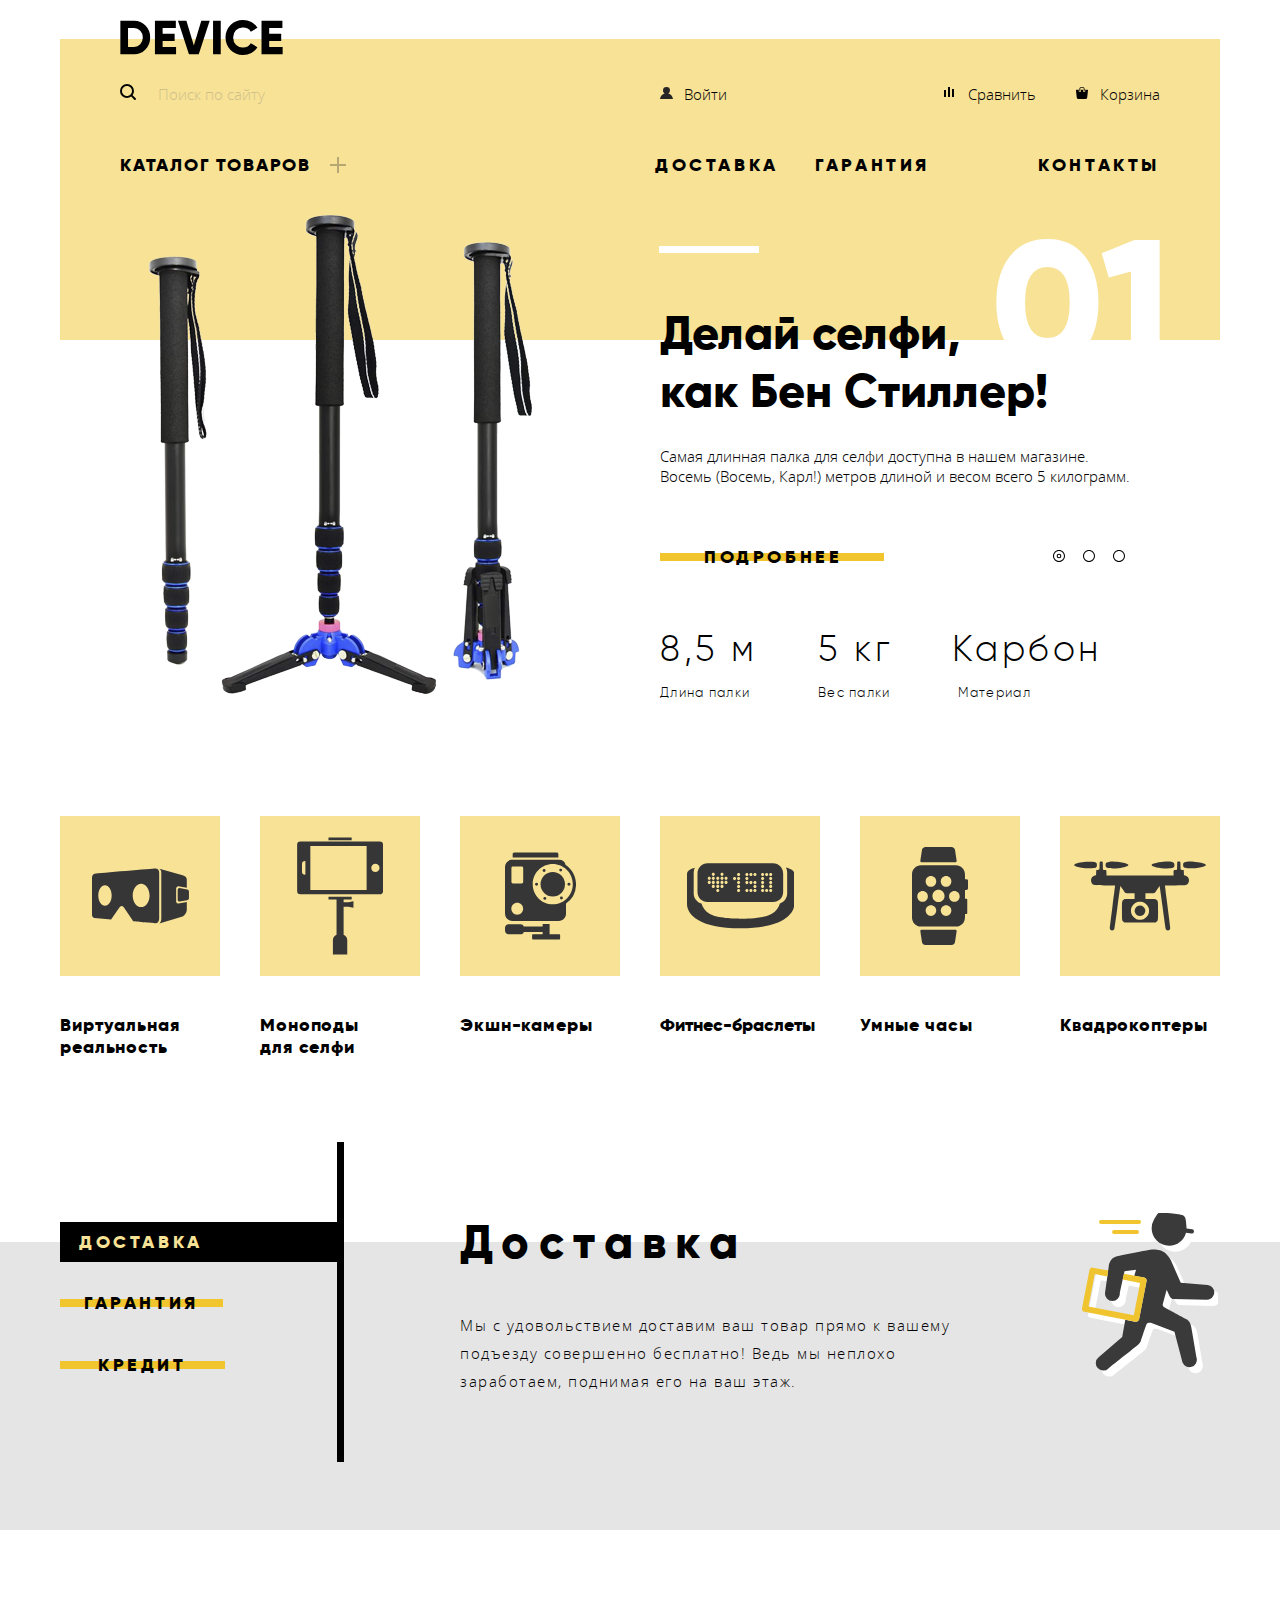
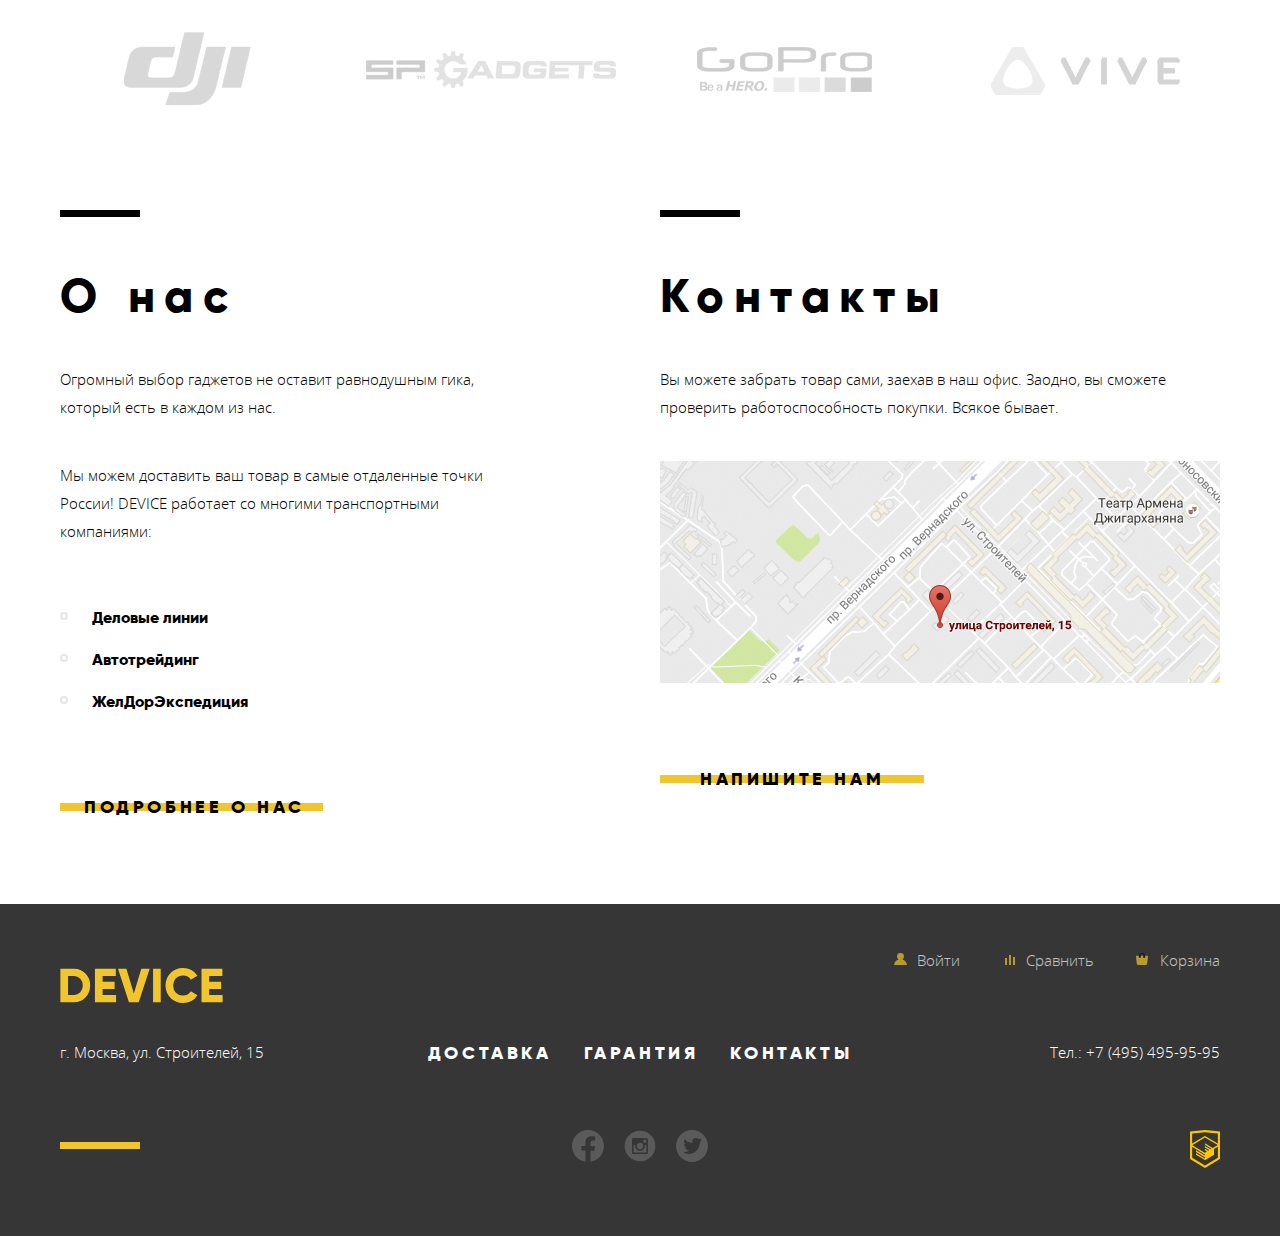
<file: index.html>
<!DOCTYPE html>
<html lang="ru">
  <head>
    <meta charset="utf-8">
    <title>HTML Academy: Девайс</title>
    <link rel="stylesheet" href="css/style.css">
  </head>
  <body>

    <header>

      <a href="" class="header-logo-link">
        <span class="visually-hidden">Логотип</span>
        <img src="img/svg-device/logo-device.svg" class="header-logo" width="163" height="35" alt="логотип">
      </a> 

      <section class="functions">
        <div class="functions-left">
          <form action="#" method="GET">
            <fieldset>
              <legend></legend>
              <label for="search" class="visually-hidden">Поиск</label>
              <input type="search" name="search" id="search" placeholder="Поиск по сайту">
              <div class="element-display-none">
                <button type="submit">Найти</button>
                <hr>
              </div>
            </fieldset>
          </form>
        </div>
        <ul class="functions-right">
          <li>
            <button type="button" class="functions-button-1">Войти</button>
          </li>
          <li>
            <button type="button" class="functions-button-2">Сравнить</button>
          </li>
          <li>
            <button type="button" class="functions-button-3">Корзина</button>
          </li>
        </ul>
      </section>

      <nav>

        <ul class="nav-list">
          <li class="nav-catalog-li">
            <a href="" class="nav-catalog-a">Каталог товаров</a>
            <section class="cat-list">

              <ul>
                <li>
                  <a href="">Виртуальная реальность</a>
                </li>
                <li>
                  <a href="catalog.html">Моноподы для селфи</a>
                </li>
                <li>
                  <a href="">Экшн-камеры</a>
                </li>
              </ul>
      
              <ul>
                <li>
                  <a href="">Фитнес-браслеты</a>
                </li>
                <li>
                  <a href="">Умные часы</a>
                </li>
              </ul>
      
              <ul>
                <li>
                  <a href="">Квадрокоптер</a>
                </li>
              </ul>
      
            </section>
          </li>
          <li class="nav-service-li-1">
            <a href="#" class="nav-service-a">Доставка</a> 
          </li>
          <li class="nav-service-li-2">
            <a href="#" class="nav-service-a">Гарантия</a> 
          </li>
          <li class="nav-service-li-3">
            <a href="#" class="nav-service-a">Контакты</a> 
          </li>
        </ul>

      </nav>

    </header>

    <main>

      <div class="ad-list-container">

        <section class="ad-list">

          <ul class="ad-item-ul">

            <li class="ad-item-li ad-item-li-1">
              <section class="ad-item">
            
                <div class="left-ad-block">
      
                  <img class="ad-list-img-1" src="img/slider-1-1.png" alt="селфи-палка" width="384" height="486">
      
                </div>
      
                <div class="right-ad-block">
      
                  <hr>
      
                  <div class="ad-number">01</div>
      
                  <h1>Делай селфи,<br>как Бен Стиллер!</h1>
      
                  <p class="right-ad-block-p-1">Самая длинная палка для селфи доступна в нашем магазине. 
                    Восемь (Восемь, Карл!) метров длиной и весом всего 5 килограмм.</p>
                    
                  <a href="">Подробнее</a>
      
                  <ul class="ad-scroll">
                    <li><button type="button" class="ad-button-1 ad-scroll-button-selected"><span class="visually-hidden">Следующий слайд</span></button></li>
                    <li><button type="button" class="ad-button-2 ad-scroll-button-empty"><span class="visually-hidden">Следующий слайд</span></button></li>
                    <li><button type="button" class="ad-button-3 ad-scroll-button-empty"><span class="visually-hidden">Следующий слайд</span></button></li>
                  </ul>
      
                  <ul class="features">
                    <li>
                      <h2>8,5 м</h2>
                      <span>Длина палки</span>
                    </li>
                    <li>
                      <h2>5 кг</h2>
                      <span>Вес палки</span>
                    </li>
                    <li>
                      <h2>Карбон</h2>
                      <span class="ad-list-last-span">Материал</span>
                    </li>
                  </ul>         
      
                </div>  
      
              </section>
            </li>

            <li class="ad-item-li ad-item-li-2 element-display-none">
              <section class="ad-item">

                <div class="left-ad-block">
      
                  <img class="ad-list-img-2" src="img/slider-2-1.png" alt="фитнес-браслет" width="345" height="485">
      
                </div>
      
                <div class="right-ad-block">
      
                  <hr>
      
                  <div class="ad-number">02</div>
      
                  <h1>Худеем<br>правильно!</h1>
      
                  <p class="right-ad-block-p-2">Мотивирующие фитнес-браслеты помогут найти в себе силы  
                    не пропускать занятия и соблюдать диету.</p>
      
                  <a href="">Подробнее</a>
      
                  <ul class="ad-scroll">
                    <li> <button type="button" class="ad-button-1 ad-scroll-button-empty"><span class="visually-hidden">Следующий слайд</span></button></li>
                    <li> <button type="button" class="ad-button-2 ad-scroll-button-selected"><span class="visually-hidden">Следующий слайд</span></button></li>
                    <li> <button type="button" class="ad-button-3 ad-scroll-button-empty"><span class="visually-hidden">Следующий слайд</span></button></li>
                  </ul>
      
                  <ul class="features">
                    <li>
                      <h2>48 часов</h2>
                      <span>Без подзарядки</span>
                    </li>
                  </ul>
      
                </div>
      
              </section>
            </li>

            <li class="ad-item-li ad-item-li-3 element-display-none">
              <section class="ad-item">

                <div class="left-ad-block">
      
                  <img class="ad-list-img-3" src="img/slider-3-1.png" alt="квадракоптер" width="526" height="334">
                
                </div>
      
                <div class="right-ad-block">
      
                  <hr>
      
                  <div class="ad-number">03</div>
      
                  <h1>Порхает как бабочка,<br>жалит как пчела!</h1>
      
                  <p class="right-ad-block-p-3">Этот обычный, на первый взгляд, квадрокоптер оснащен 
                    мощным лазером, замаскированным под стандартную камеру.</p>
                    
                  <a href="">Подробнее</a>
      
                  <ul class="ad-scroll">
                    <li> <button type="button" class="ad-button-1 ad-scroll-button-empty"><span class="visually-hidden">Следующий слайд</span></button></li>
                    <li> <button type="button" class="ad-button-2 ad-scroll-button-empty"><span class="visually-hidden">Следующий слайд</span></button></li>
                    <li> <button type="button" class="ad-button-3 ad-scroll-button-selected"><span class="visually-hidden">Следующий слайд</span></button></li>
                  </ul>
      
                  <ul class="features-3">
                    <li>
                      <h2>800 м</h2>
                      <span>Дальность полета</span>
                    </li>
                    <li>
                      <h2>50 м</h2>
                      <span>Радиус поражения</span>
                    </li>
                  </ul>
                  
                </div>
              </section>
            </li>

          </ul>

        </section>
    
      </div>

      <section class="categories">
        <ul>
          <li>
            <a href="#">
              <div class="category-block">
                <img src="img/svg-device/popular-1.svg" alt="виртуальная реальность"  width="97" height="55">
              </div>
              <span>Виртуальная реальность</span>
            </a>
          </li>
          <li>
            <a href="#">
              <div class="category-block">
                <img src="img/svg-device/popular-2.svg" alt="моноподы для селфи"  width="86" height="117">
              </div>
              <span>Моноподы <br>для селфи</span>
            </a>
          </li>
          <li>
            <a href="#">
              <div class="category-block">
                <img src="img/svg-device/popular-3.svg" alt="экшн-камеры"  width="71" height="87">
              </div>
              <span>Экшн-камеры</span>
            </a>
          </li>
          <li>
            <a href="#">
              <div class="category-block">
                <img src="img/svg-device/popular-4.svg" alt="фитнес-браслеты"  width="107" height="65">
              </div>
              <span class="without-letterspasing">Фитнес-браслеты</span>
            </a>
          </li>
          <li>
            <a href="#">
              <div class="category-block">
                <img src="img/svg-device/popular-5.svg" alt="умные часы"  width="56" height="98">
              </div>
              <span>Умные часы</span>
            </a>
          </li>
          <li>
            <a href="#">
              <div class="category-block">
                <img src="img/svg-device/popular-6.svg" alt="квадракоптеры"  width="132" height="69">
              </div>
              <span>Квадрокоптеры</span>
            </a>
          </li>
        </ul>
      </section>

      <article class="service">

        <section class="container-service">

          <ul class="service-left">
            <li class="service-left-li-1 service-left-selected-li"><button type="button" class="service-button-1 service-left-button-1-1">Доставка</button></li>
            <li class="service-left-li-2"><button type="button" class="service-button-2 service-left-button-1-2">Гарантия</button></li>
            <li class="service-left-li-3"><button type="button" class="service-button-3 service-left-button-1-3">Кредит</button></li>
          </ul>

          <ul class="service-right">

            <li class="service-right-li-1">
              <h2>Доставка</h2>
              <p>
                Мы с удовольствием доставим ваш товар прямо к вашему<br> 
                подъезду совершенно бесплатно! Ведь мы неплохо<br> 
                заработаем, поднимая его на ваш этаж.
              </p>
              <img class="service-right-1" src="img/svg-device/delivery.svg" alt="доставка"  width="136" height="164">
            </li>
  
            <li class="service-right-li-2 element-display-none">
              <h2>Гарантия</h2>
              <p>
                Если из-за возгорания купленного у нас товара у вас сгорит дом —<br> 
                не переживайте, мы выдадим вам новый.<br>
                Товар, не дом, конечно же.
              </p>
              <img class="service-right-2" src="img/svg-device/warranty.svg" alt="гарантия"  width="171" height="195">
            </li>

            <li class="service-right-li-3 element-display-none">
              <h2>Кредит</h2>
              <p>
                Залезть в долговую яму стало проще! Кредитные консультанты<br> 
                подберут для вас наиболее выгодные<br> 
                условия кредита. Выгодные для нашего банка, разумеется.
              </p>
              <img class="service-right-3" src="img/svg-device/credit.svg" alt="кредит"  width="156" height="188">
            </li>

          </ul>

        </section>

      </article>

      <section class="companies-list">
        <ul>
          <li>
            <a href="#">
              <span class="visually-hidden">Производитель dji</span>
              <img src="./img/logo-1-2.png" alt="dji" width="260" height="100" class="companies-list-visible-img">
              <img src="./img/logo-1.png" alt="dji" width="260" height="100" class="companies-list-hidden-img">
            </a>
          </li>
          <li>
            <a href="#">
              <span class="visually-hidden">Производитель spgadgets</span>
              <img src="./img/logo-2-2.png" alt="spgadgets" width="260" height="100" class="companies-list-visible-img">
              <img src="./img/logo-2.png" alt="spgadgets" width="260" height="100" class="companies-list-hidden-img">
            </a>
          </li>
          <li>
            <a href="#">
              <span class="visually-hidden">Производитель GoPro</span>
              <img src="./img/logo-3-2.png" alt="gopro" width="260" height="100" class="companies-list-visible-img">
              <img src="./img/logo-3.png" alt="gopro" width="260" height="100" class="companies-list-hidden-img">
            </a>
          </li>
          <li>
            <a href="#">
              <span class="visually-hidden">Производитель vive</span>
              <img src="./img/logo-4-2.png" alt="vive" width="260" height="100" class="companies-list-visible-img">
              <img src="./img/logo-4.png" alt="vive" width="260" height="100" class="companies-list-hidden-img">
            </a>
          </li>
        </ul>
      </section>

      <article class="block-info">

        <section class="about-us">
          <hr>
          <h2>О нас</h2>
          <p class="about-us-1-par">Огромный выбор гаджетов не оставит равнодушным гика, который есть в каждом из нас.</p>
          <p class="about-us-2-par">Мы можем доставить ваш товар в самые отдаленные точки России! DEVICE работает со многими транспортными компаниями:</p>
          <ul>
            <li>Деловые линии</li>
            <li>Автотрейдинг</li>
            <li>ЖелДорЭкспедиция</li>
          </ul>
          <a class="block-info-link about-us-link" href="">Подробнее о нас</a>
        </section>

        <section class="contacts">
          <hr>
          <h2>Контакты</h2>
          <p>Вы можете забрать товар сами, заехав в наш офис. Заодно, вы сможете проверить работоспособность покупки. Всякое бывает.</p>
          <a class="map-link" href=""><img src="img/map-1.jpg" alt="карта"  width="560" height="222"></a>
          <div class="map-window element-display-none">

            <div>
              <button type="button" class="map-window-close-button"></button>
            </div>
            <img src="img/map-big-1.png" alt="карта"  width="994" height="593">
            <iframe src="https://www.google.com/maps/embed?pb=!1m18!1m12!1m3!1d2249.1125488779976!2d37.52742931592807!3d55.687030980535816!2m3!1f0!2f0!3f0!3m2!1i1024!2i768!4f13.1!3m3!1m2!1s0x46b54cf65f5c8955%3A0x694710ccd55501e!2z0YPQuy4g0KHRgtGA0L7QuNGC0LXQu9C10LksIDE1LCDQnNC-0YHQutCy0LAsINCg0L7RgdGB0LjRjywgMTE5MzEx!5e0!3m2!1sru!2sua!4v1594798101521!5m2!1sru!2sua" width="994" height="593" style="border:0;" allowfullscreen="" aria-hidden="false" tabindex="0"></iframe>

          </div>
          <a class="block-info-link contacts-link" href="">Напишите нам</a>
          <div class="form-window element-display-none">

            <div class="form-window-close">
              <button type="button" class="form-window-close-button"></button>
            </div>
            <form action="#" method="post" class="form-window-form">
              <fieldset>
                <legend></legend>
                <section>
                  <div>
                    <label for="name">Ваше имя:</label>
                    <input class="form-window-name-user" type="text" id="name" name="name" placeholder="Имя Фамилия">
                  </div>
                  <div class="form-window-email">
                    <label for="email">Ваш e-mail:</label>
                    <input class="form-window-email-user" type="email" id="email" name="email" placeholder="email@example.com">
                  </div>
                </section>
                <label for="letter">Текст письма:</label>
                <textarea class="form-window-text-user" name="letter" id="letter"  placeholder="В свободной форме"></textarea>
                <button type="submit" class="form-window-submit">Отправить</button>
              </fieldset>
            </form>

          </div>
        </section>

      </article>  

    </main>

    <footer>

      <article class="footer-article">

        <section class="footer-top-row">
          <div class="footer-logo">
            <a href="">
              <span class="visually-hidden">Логотип</span>
              <img src="img/svg-device/logo-device-footer.svg" width="163" height="35" alt="logo">
            </a>
          </div>
          <ul>
            <li>
              <button type="button" class="footer-top-row-button-1">Войти</button>
            </li>
            <li>
              <button type="button" class="footer-top-row-button-2">Сравнить</button>
            </li>
            <li>
              <button type="button" class="footer-top-row-button-3">Корзина</button>
            </li>
          </ul>
        </section>

        <section class="footer-middle-row">
          <address>г. Москва, ул. Строителей, 15</address>
          <ul>
            <li>
              <a href="#">Доставка</a> 
            </li>
            <li>
              <a href="#">Гарантия</a> 
            </li>
            <li>
              <a href="#">Контакты</a> 
            </li>
          </ul>
          <div class="phone-number">
            <a href="tel:+74954959595">Тел.: +7 (495) 495-95-95</a>
          </div>
        </section>

        <section class="footer-bottom-row">
          <div>
            <hr>
          </div>
          <ul class="social-links">
            <li><a href="#"><span class="visually-hidden">Наш facebook</span><img src="img/svg-device/fb.svg" alt="facebook" width="32" height="32"></a></li>
            <li><a href="#"><span class="visually-hidden">Наш instagram</span><img src="img/svg-device/instagram.svg" alt="instagram" width="32" height="32"></a></li>
            <li><a href="#"><span class="visually-hidden">Наш twitter</span><img src="img/svg-device/twitter.svg" alt="twitter" width="32" height="32"></a></li>
          </ul>
          <div class="academy-logo">
            <a href="https://htmlacademy.ru/intensive/htmlcss"><img src="img/svg-device/logo-html.svg" alt="переход на HTML academy"  width="30" height="34"></a>
          </div>
        </section>

      </article>

    </footer>

    <script src="js/sctipt.js"></script>

  </body>
</html>
</file>
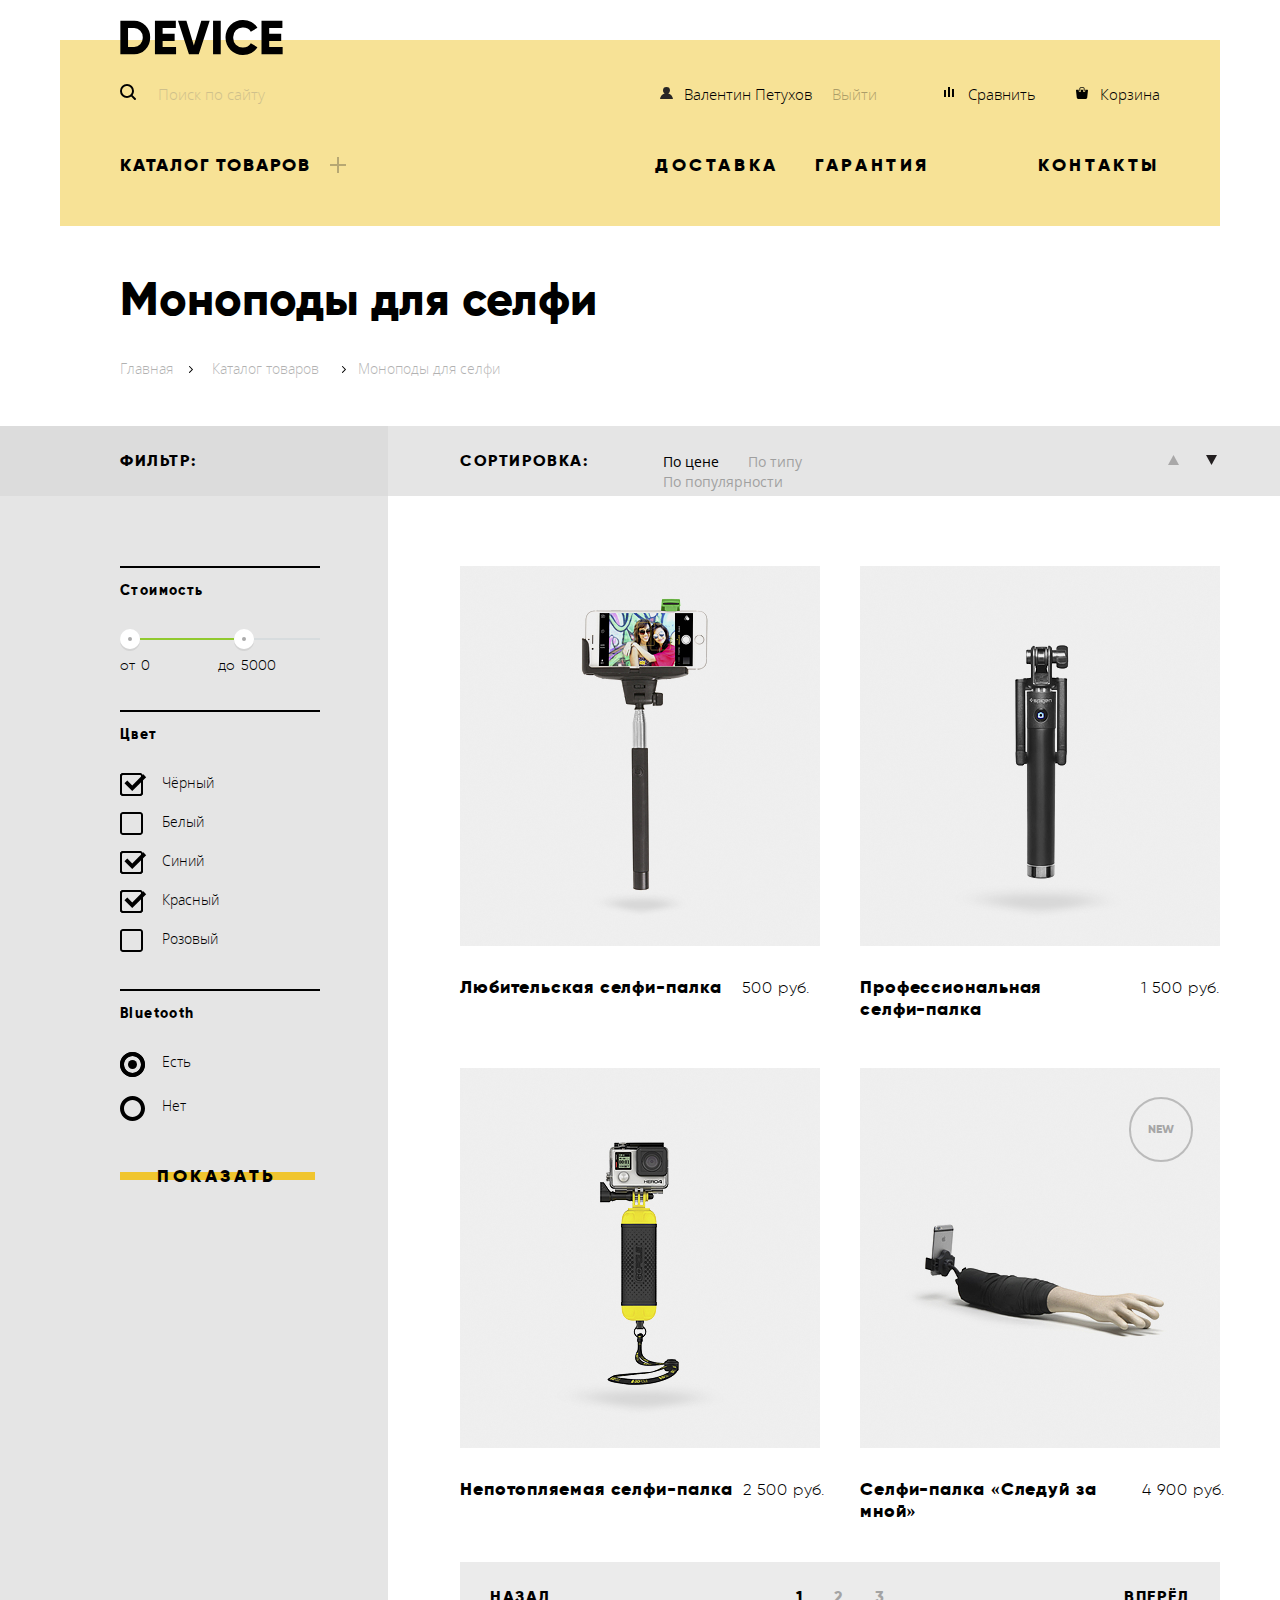
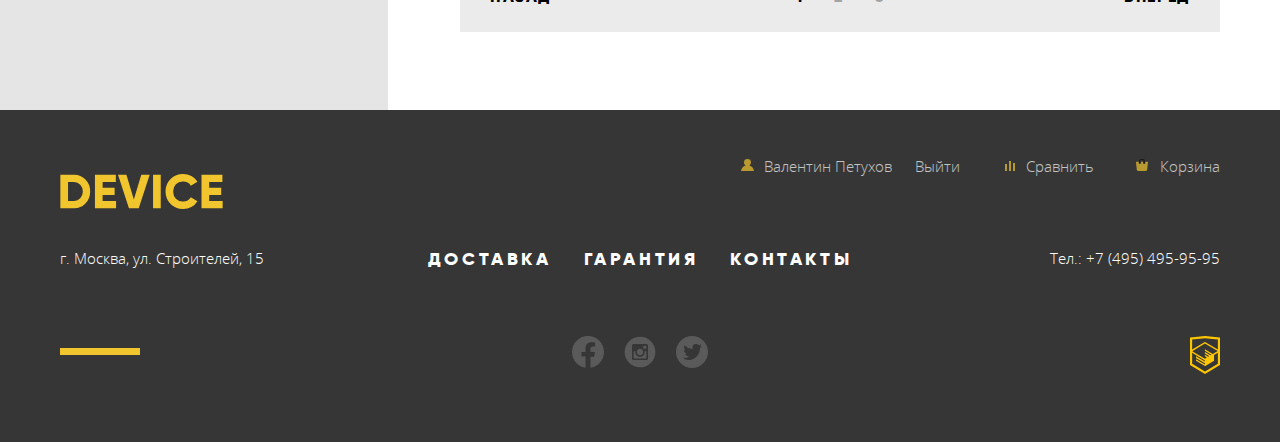
<file: catalog.html>
<!DOCTYPE html>
<html lang="ru"> 
  <head>
    <meta charset="utf-8">
    <title>HTML Academy: Девайс</title>
    <link rel="stylesheet" href="css/style.css">
  </head>
  <body>

    <header class="header-catalog">

      <a href="index.html" class="header-logo-link">
        <span class="visually-hidden">Логотип</span>
        <img src="img/svg-device/logo-device.svg" class="header-logo" width="163" height="35" alt="logo">
      </a>

      <section class="functions">
        <div class="functions-left">
          <form action="#" method="GET">
            <fieldset>
              <legend></legend>
              <label for="search" class="visually-hidden">Поиск</label>
              <input type="search" name="search" id="search" placeholder="Поиск по сайту">
              <div class="element-display-none">
                <button type="submit">Найти</button>
                <hr>
              </div>
            </fieldset>
          </form>
        </div>
        <ul class="functions-right">
          <li>
            <a href="" class="user-header functions-button-1">Валентин Петухов</a>
            <button type="button" class="exit-header">Выйти</button>
          </li>
          <li>
            <button type="button" class="functions-button-2">Сравнить</button>
          </li>
          <li>
            <button type="button" class="functions-button-3">Корзина</button>
          </li>
        </ul>
      </section>
  
      <nav>

        <ul class="nav-list">
          <li class="nav-catalog-li">
            <a href="" class="nav-catalog-a">Каталог товаров</a>
            <section class="cat-list">

              <ul>
                <li>
                  <a href="">Виртуальная реальность</a>
                </li>
                <li>
                  <a href="catalog.html">Моноподы для селфи</a>
                </li>
                <li>
                  <a href="">Экшн-камеры</a>
                </li>
              </ul>
      
              <ul>
                <li>
                  <a href="">Фитнес-браслеты</a>
                </li>
                <li>
                  <a href="">Умные часы</a>
                </li>
              </ul>
      
              <ul>
                <li>
                  <a href="">Квадрокоптер</a>
                </li>
              </ul>
      
            </section>
          </li>
          <li class="nav-service-li-1">
            <a href="#" class="nav-service-a">Доставка</a> 
          </li>
          <li class="nav-service-li-2">
            <a href="#" class="nav-service-a">Гарантия</a> 
          </li>
          <li class="nav-service-li-3">
            <a href="#" class="nav-service-a">Контакты</a> 
          </li>
        </ul>

      </nav>
      
    </header>

    <main>

      <div class="main-header">
        <h1>Моноподы для селфи</h1>
      </div>
        
      <section class="main-path">
        <ul>
          <li>
            <a href="index.html">Главная</a> 
          </li>
          <li>
            <a href="">Каталог товаров</a> 
          </li>
          <li>
            <a href="">Моноподы для селфи</a>
          </li>
        </ul>
      </section>

        <div class="container-head">
          
          <div class="container-head-left-side-block"></div>

          <div class="form-header">Фильтр:</div>

          <section class="product-sorting-panel">
            <div class="product-sorting-header">Сортировка:</div>
            <ul class="sorting-categories">
              <li><button type="button" class="sorting-categories-button-selected">По цене</button></li>
              <li><button type="button" class="sorting-categories-button">По типу</button></li>
              <li><button type="button" class="sorting-categories-button">По популярности</button></li>
            </ul>
            <ul class="buttons-sorting-categories">
              <li><button class="button-sorting-categories-1" type="button"><span class="visually-hidden">Сортировка по убыванию</span></button></li>
              <li><button class="button-sorting-categories-2" type="button"><span class="visually-hidden">Сортировка по возрастанию</span></button></li>
            </ul>
          </section>

          <div class="container-head-right-side-block"></div>

        </div>

        <div class="products-container">

            <div class="products-container-left-side-block"></div>

            <section class="sidebar">

                <section class="aside-form">

                  <form action="https://echo.htmlacademy.ru/" method="POST">
                    <fieldset>
                      <legend>Стоимость</legend>
                      <div class="range-filter">
                        <div class="range-controls">
                          <div class="scale">
                            <div class="bar"></div>
                          </div>
                          <div class="toggle toggle-min" tabindex="0"></div>
                          <div class="toggle toggle-max" tabindex="0"></div>
                        </div>
                        <div class="price-controls">
                          <label class="min-price">
                            от <input type="number" name="min-price" value="0">
                          </label>
                          <label class="max-price">
                            до <input type="number" name="max-price" value="5000">
                          </label>
                        </div>
                      </div>
                    </fieldset>
                    <fieldset>
                      <legend>Цвет</legend>
                      <ul>
                        <li>
                          <input class="visually-hidden" type="checkbox" name="black" id="black" checked>
                          <label for="black">Чёрный</label>
                        </li>
                        <li>
                          <input class="visually-hidden" type="checkbox" name="white" id="white">
                          <label for="white">Белый</label>
                        </li>
                        <li>
                          <input class="visually-hidden" type="checkbox" name="blue" id="blue" checked>
                          <label for="blue">Синий</label>
                        </li>
                        <li>
                          <input class="visually-hidden" type="checkbox" name="red" id="red" checked>
                          <label for="red">Красный</label>
                        </li>
                        <li>
                          <input class="visually-hidden" type="checkbox" name="pink" id="pink">
                          <label for="pink">Розовый</label>
                        </li>
                      </ul>
                    </fieldset>
                    <fieldset>
                      <legend>Bluetooth</legend>
                      <ul>
                        <li>
                          <input class="visually-hidden" type="radio" name="bluetooth" id="yes" value="true" checked>
                          <label for="yes">Есть</label>
                        </li>
                        <li>
                          <input class="visually-hidden" type="radio" name="bluetooth" id="no" value="false">
                          <label for="no">Нет</label>
                        </li>
                      </ul>
                    </fieldset>
                    <input class="aside-button" type="submit" value="Показать">

                  </form>
                </section>

            </section>
            
            <section class="products-main">

                <ul class="product-list">
                  <li>
                    <div class="product-hover">
                      <button type="button" class="product-hover-button-1">В корзину</button>
                      <button type="button" class="product-hover-button-2">Добавить к сравнению</button>
                    </div>
                    <img src="img/item-1-1.jpg" class="item-img" alt="товар-1"  width="360" height="380">
                    <div class="product-text">
                      <span class="item-name">Любительская селфи-палка</span>
                      <span class="item-cost item-cost-1">500 руб.</span>
                    </div>
                  </li>
                  <li>
                    <div class="product-hover">
                      <button type="button" class="product-hover-button-1">В корзину</button>
                      <button type="button" class="product-hover-button-2">Добавить к сравнению</button>
                    </div>
                    <img src="img/item-2-1.jpg" class="item-img" alt="товар-2"  width="360" height="380">
                    <div class="product-text">
                      <span class="item-name">Профессиональная <br>селфи-палка</span>
                      <span class="item-cost item-cost-2">1 500 руб.</span>
                    </div>
                  </li>
                  <li>
                    <div class="product-hover">
                      <button type="button" class="product-hover-button-1">В корзину</button>
                      <button type="button" class="product-hover-button-2">Добавить к сравнению</button>
                    </div>
                    <img src="img/item-3-1.jpg" class="item-img" alt="товар-3"  width="360" height="380">
                    <div class="product-text-bottom">
                      <span class="item-name">Непотопляемая селфи-палка</span>
                      <span class="item-cost item-cost-3">2 500 руб.</span>
                    </div>
                  </li>
                  <li>
                    <span class="new-item">New</span>
                    <div class="product-hover">
                      <button type="button" class="product-hover-button-1">В корзину</button>
                      <button type="button" class="product-hover-button-2">Добавить к сравнению</button>
                    </div>
                    <img src="img/item-4-1.jpg" class="item-img" alt="товар-4"  width="360" height="380">
                    <div class="product-text-bottom">
                      <span class="item-name">Селфи-палка «Следуй за <br>мной»</span>
                      <span class="item-cost item-cost-4">4 900 руб.</span>
                    </div>
                  </li>
                </ul>

                <section class="product-scroll">
                    <div class="back">
                      <button type="button">Назад</button>
                    </div>
                    <ul class="number">
                        <li><button class="product-scroll-button-1" type="button">1</button></li>
                        <li><button class="product-scroll-button-2" type="button">2</button></li>
                        <li><button class="product-scroll-button-3" type="button">3</button></li>
                    </ul>
                    <div class="next">
                      <button type="button">Вперёд</button>
                    </div>
                </section>

            </section>

            <div class="products-container-right-side-block"></div>

        </div>

    </main>

    <footer class="footer-catalog">

      <article class="footer-article">

        <section class="footer-top-row">
          <div class="footer-logo">
            <a href="">
              <span class="visually-hidden">Логотип</span>
              <img src="img/svg-device/logo-device-footer.svg" width="163" height="35" alt="logo">
            </a>
          </div>
          <ul>
            <li>
              <a href="" class="footer-user footer-top-row-button-1">Валентин Петухов</a>
              <button class="exit-footer" type="button">Выйти</button>
            </li>
            <li>
              <button type="button" class="footer-top-row-button-2">Сравнить</button>
            </li>
            <li>
              <button type="button" class="footer-top-row-button-3">Корзина</button>
            </li>
          </ul>
        </section>

        <section class="footer-middle-row">
          <address>г. Москва, ул. Строителей, 15</address>
          <ul>
            <li>
              <a href="#">Доставка</a> 
            </li>
            <li>
              <a href="#">Гарантия</a> 
            </li>
            <li>
              <a href="#">Контакты</a> 
            </li>
          </ul>
          <div class="phone-number">
            <a href="tel:+74954959595">Тел.: +7 (495) 495-95-95</a>
          </div>
        </section>

        <section class="footer-bottom-row">
          <div>
            <hr>
          </div>
          <ul class="social-links">
            <li><a href="#"><span class="visually-hidden">Наш facebook</span><img src="img/svg-device/fb.svg" alt="facebook" width="32" height="32"></a></li>
            <li><a href="#"><span class="visually-hidden">Наш instagram</span><img src="img/svg-device/instagram.svg" alt="instagram" width="32" height="32"></a></li>
            <li><a href="#"><span class="visually-hidden">Наш twitter</span><img src="img/svg-device/twitter.svg" alt="twitter" width="32" height="32"></a></li>
          </ul>
          <div class="academy-logo">
            <a href="https://htmlacademy.ru/intensive/htmlcss"><img src="img/svg-device/logo-html.svg" alt="переход на HTML academy" width="30" height="34"></a>
          </div>
        </section>

      </article>
  
    </footer>

  </body>
</html>
</file>
<file: css/style.css>
/* ____________________global_______________ */
:root{
    --basic-black: #000000;
    --basic-dark: #363636;
    --basic-gray: #464646;
    --basic-half-gray: #7E7E7E;
    --basic-gray-light: #E5E5E5;
    --basic-white: #FFFFFF;
  
    --special-green: #91C92F;
    --special-yellow-dark: #F0C52E;
    --special-yellow: #F7E296;
}
@font-face{
    font-family: "Gilroy";
    src: url("../fonts/gilroyextrabold.woff2") format("woff2"),
    url("gilroyextrabold.woff") format("woff");
    font-weight: 800;
    font-style: normal;
}
@font-face{
    font-family: "Gilroy";
    src: url("../fonts/gilroylight.woff2") format("woff2"),
    url("gilroylight.woff") format("woff");
    font-weight: 300;
    font-style: normal;
}
@font-face{
    font-family: "Open Sans";
    src: url("../fonts/opensans.woff2") format("woff2"),
    url("../fonts/opensans.woff") format("woff");
    font-weight: 400;
    font-style: normal;
}
@font-face{
    font-family: "Open Sans";
    src: url("../fonts/opensanslight.woff2") format("woff2"),
    url("../fonts/opensanslight.woff") format("woff");
    font-weight: 300;
    font-style: normal;
}
body{
    min-width: 1160px;
    margin: 0;
    padding: 0;
    font-family: "Open Sans", "Arial", sans-serif;
    font-weight: 300;
    font-size: 15px;
    color: var(--basic-black);
    background-color: var(--basic-white);
    background-position: top center;
    background-repeat: no-repeat;
    box-sizing: border-box;
    width: 100%;
}
*{
    box-sizing: border-box;
}
a{
    text-decoration: none;
    color: var(--basic-black);
} 
img{
    max-width: 100%;
    height: auto;
}
ul{
    list-style-type: none;
}
li{
    display: inline;
}
ul, li, button, input{
    margin: 0;
    padding: 0;
}
fieldset{
    margin: 0;
    padding: 0;
    border: none;
}
.visually-hidden{
    position: absolute;
    width: 1px;
    height: 1px;
    margin: -1px;
    border: 0;
    padding: 0;
    clip: rect(0 0 0 0);
    overflow: hidden;
}
.element-display-none{
    display: none;
    padding: 0;
    margin: 0;
    border: none;
    opacity: 0;
}
.element-display-block{
    display: block;
}
/* _________________common_____________ */
header{
    background-color: var(--special-yellow);
    width: 1160px;
    height: 344px;
    position: relative;
    padding: 0;
    margin: 20px auto 0px;
    background: linear-gradient(to top, var(--basic-white) 7%, var(--special-yellow) 7% 94.4%, var(--basic-white) 94.4% 100%);
}
.header-catalog{
    height: auto;
    padding-bottom: 32px;
    margin-bottom: 44px;
    background: linear-gradient(to top, var(--special-yellow) 90.3%, var(--basic-white) 90.3% 100%);
}
.header-logo:hover, 
.functions-right button:hover, 
nav a:hover, 
.footer-top-row button:hover, 
.footer-middle-row ul li a:hover, 
.sorting-categories button:hover{
    opacity: 60%;
}
.header-logo:active, 
.functions-right button:active, 
nav a:active, 
.footer-top-row button:active, 
.footer-middle-row ul li a:active, 
.sorting-categories button:active{
    opacity: 30%;
}
.header-logo-link{
    margin-bottom: 29px;
    margin-left: 60px;
    margin-top: 20px;
    height: 35px;
    width: 163px;
    display: block;
}
.functions{
    margin: 29px 60px 50px;
    display: flex;
}
.functions-left{
    width: 50%;
    padding-left: 38px;
    position: relative;
}
.functions-left input{
    font-family: "Open Sans";
    font-style: normal;
    font-weight: 300;
    font-size: 15px;
    line-height: 20px;
    
    opacity: 30%;
    background-color: var(--special-yellow);
    border: none;
    position: relative;
}
.functions-left::before{
    content: "";
    position: absolute;
    top: 0;
    left: 0;
  
    width: 16px;
    height: 16px;
    background-image: url("../img/svg-device/search.svg");
    background-repeat: no-repeat;
    background-position: 0 0;
}
input[type="search"]::-webkit-search-decoration,
input[type="search"]::-webkit-search-cancel-button,
input[type="search"]::-webkit-search-results-button,
input[type="search"]::-webkit-search-results-decoration {
  -webkit-appearance:none;
}
.functions-left input:hover{
    opacity: 60%;
}
.functions-left input:focus{
    opacity: 100%;
}
.functions-left hr{
    position: absolute;
    top: 30px;
    right: 80px;
    width: 440px;
    height: 2px;
    background-color: var(--basic-black);
    border: none;
}
.functions-left button{
    font-family: "Open Sans";
    font-style: normal;
    font-weight: 300;
    font-size: 15px;
    line-height: 20px;
    text-transform: uppercase;

    position: absolute;
    top: -15px;
    right: 80px;
    padding: 15px 17px;
    border: 2px solid var(--basic-black);
    background-color: var(--special-yellow);
}
.functions-left button:hover{
    color: var(--basic-white);
    background-color: var(--basic-black);
}
.functions-left button:active{
    color: rgba(255, 255, 255, 0.3);
}
.functions-right{
    width: 50%;
    position: relative;
}
.user-header{
    font-family: "Open Sans";
    font-style: normal;
    font-weight: 300;
    font-size: 15px;
    line-height: 20px;
    margin-right: 16px;
    position: relative;
}
.exit-header{
    opacity: 30%;
}
.functions-right li:nth-child(1){
    position: absolute;
    top: 0;
    left: 44px;
}
.functions-right li:nth-child(2){
    position: absolute;
    top: 0;
    right: 124px;
}
.functions-right li:nth-child(3){
    position: absolute;
    top: 0;
    right: 0;
}
.functions-right button{
    font-family: "Open Sans";
    font-style: normal;
    font-weight: 300;
    font-size: 15px;
    line-height: 20px;
    background-color: var(--special-yellow);
    border: none;
    position: relative;
}
.functions-button-1::before{
    content: "";
    position: absolute;
    top: 3px;
    left: -24px;
  
    width: 13px;
    height: 12px;
    background-image: url("../img/svg-device/user.svg");
    background-repeat: no-repeat;
    background-position: 0 0;
}
.functions-button-2::before{
    content: "";
    position: absolute;
    top: 3px;
    left: -24px;
  
    width: 13px;
    height: 12px;
    background-image: url("../img/svg-device/compare.svg");
    background-repeat: no-repeat;
    background-position: 0 0;
}
.functions-button-3::before{
    content: "";
    position: absolute;
    top: 3px;
    left: -24px;
  
    width: 13px;
    height: 12px;
    background-image: url("../img/svg-device/cart.svg");
    background-repeat: no-repeat;
    background-position: 0 0;
}



nav{
    margin: 50px 60px 18px;
}
.nav-list{
    position: relative;
}
.nav-catalog-li{
    position: relative;
    margin-right: 344px;
}
.nav-catalog-a{
    font-family: 'Gilroy';
    font-style: normal;
    font-weight: 800;
    font-size: 18px;
    line-height: 22px;
    
    text-transform: uppercase;
    letter-spacing: 0.1em;
}
.nav-catalog-li:hover .cat-list{
    display: flex;
    z-index: 5;
    position: absolute;
    top: 21px;
    left: -60px;
    width: 1160px;
    padding: 30px 60px 46px;
    background-color: var(--special-yellow);
}
.nav-catalog-li::before{
    content: "";
    position: absolute;
    top: 2px;
    left: 210px;
  
    width: 16px;
    height: 16px;
    opacity: 30%;
    background-image: url("../img/svg-device/plus.svg");
    background-repeat: no-repeat;
    background-position: 0 0;
}
.nav-service-a{
    font-family: 'Gilroy';
    font-style: normal;
    font-weight: 800;
    font-size: 18px;
    line-height: 22px;
    
    text-transform: uppercase;
    letter-spacing: 0.2em;
}
.nav-service-li-1{
    position: absolute;
}
.nav-service-li-2{
    right: 230px;
    position: absolute;
}
.nav-service-li-3{
    right: 0;
    position: absolute;
}



.cat-list{
    display: none;
}
.cat-list li{
    display: block;
    height: 16px;
}
.cat-list ul:not(:last-child){
    margin-right: 61px;
}
.cat-list ul li:not(:last-child){
    margin-bottom: 20px;
}
.cat-list a{
    font-family: "Open Sans";
    font-style: normal;
    font-weight: 300;
    font-size: 15px;
    line-height: 20px;
}
.cat-list a:hover{
    opacity: 60%;
}
.cat-list a:active{
    opacity: 30%;
}


footer{
    background-color: var(--basic-dark);
    margin-top: 86px;
}
.footer-catalog{
    margin-top: 0;
}
.footer-top-row, 
.footer-middle-row, 
.footer-bottom-row{
    display: flex;
}
.footer-article{
    width: 1160px;
    height: auto;
    margin: 0 auto;
    padding: 46px 0px 64px;
}
.footer-top-row{
    margin-bottom: 35px;
}
.footer-logo{
    width: 50%;
    margin-top: 18px;
}
.footer-top-row ul{
    width: 50%;
    text-align: right;
}
.footer-top-row ul li{
    position: relative;
}
.footer-top-row ul li:not(:nth-child(1)){
    margin-left: 62px;
}
.exit-footer{
    margin-left: 19px;
}
.footer-top-row-button-1::after{
    content: "";
    position: absolute;
    top: 3px;
    left: -23px;
  
    width: 13px;
    height: 12px;
    background-image: url("../img/svg-device/user-footer.svg");
    background-repeat: no-repeat;
    background-position: 0 0;
}
.footer-top-row-button-2::after{
    content: "";
    position: absolute;
    top: 5px;
    left: -21px;
  
    width: 10px;
    height: 10px;
    background-image: url("../img/svg-device/compare-footer.svg");
    background-repeat: no-repeat;
    background-position: 0 0;
}
.footer-top-row-button-3::after{
    content: "";
    position: absolute;
    top: 3px;
    left: -24px;
  
    width: 12px;
    height: 12px;
    background-image: url("../img/svg-device/cart-footer.svg");
    background-repeat: no-repeat;
    background-position: 0 0;
}
.footer-logo a:hover{
    opacity: 60%;
}
.footer-logo a:active{
    opacity: 30%;
}
.footer-top-row button{
    font-family: "Open Sans";
    font-style: normal;
    font-weight: 300;
    font-size: 15px;
    line-height: 20px;
    
    color: var(--basic-white);
    opacity: 70%;
    background-color: var(--basic-dark);
    border: none;
}
.footer-top-row button:hover{
    opacity: 100%;
}
.footer-top-row button:active{
    opacity: 30%;
}
.footer-middle-row{
    margin: 35px 0 66px;
}
.footer-middle-row address{
    font-family: "Open Sans";
    font-style: normal;
    font-weight: 300;
    font-size: 15px;
    line-height: 20px;
    color: var(--basic-white);
    width: 20%;
    text-align: left;
}
.footer-middle-row ul{
    width: 60%;
    text-align: center;
}
.footer-middle-row ul li:nth-child(1),
.footer-middle-row ul li:nth-child(2){
    margin-right: 28px;
}
.footer-middle-row ul li a{
    font-family: "Gilroy";
    font-style: normal;
    font-weight: 800;
    font-size: 18px;
    line-height: 22px;
    
    letter-spacing: 0.2em;
    text-transform: uppercase;
    color: var(--basic-white);
}
.phone-number{
    width: 20%;
    text-align: right;
}
.phone-number a{
    font-family: "Open Sans";
    font-style: normal;
    font-weight: 300;
    font-size: 15px;
    line-height: 20px;
    color: var(--basic-white);
}
.footer-bottom-row{
    margin-top: 66px;
}
.footer-bottom-row div{
    width: 33.33%;
    position: relative;
}
.footer-bottom-row hr{
    width: 80px;
    height: 7px;
    background-color: var(--special-yellow-dark);
    border: none;
    position: absolute;
    margin: 12px 0 0 0;
}
.social-links{
    width: 33.33%;
    text-align: center;
}
.social-links img{
    opacity: 30%;
}
.social-links img:hover{
    opacity: 60%;
}
.social-links img:active{
    opacity: 10%;
}
.social-links li:nth-child(1),
.social-links li:nth-child(2){
    margin-right: 16px;
}
.academy-logo{
    text-align: right;
}
.academy-logo a:hover{
    opacity: 60%;
}
.academy-logo a:active{
    opacity: 10%;
}
/* _______________________index_____________ */
.ad-list-container{
    position: relative;
    width: 1024px;
    margin: 0 auto;
}
.ad-list{
    position: absolute;
}
.ad-item-ul{
    position: relative;
}
.ad-item-li{
    position: absolute;
    top: -622px;
    left: 20px;
}
.right-ad-block hr{
    width: 100px;
    height: 7px;
    background-color: var(--basic-white);
    border: none;
    position: absolute;
    top: 44px;
    right: 413px;
}
.ad-number{
    font-family: "Gilroy";
    font-style: normal;
    font-weight: 800;
    font-size: 179px;
    line-height: 219px;
    text-transform: uppercase;
    color: var(--basic-white);
    position: absolute;
    right: 0;
}
.ad-list h1{
    font-family: "Gilroy";
    font-style: normal;
    font-weight: 800;
    font-size: 47px;
    line-height: 58px;
    margin-bottom: 30px;
    margin-top: 110px;
    position: absolute;
    z-index: 2;
}
.ad-list p{
    font-family: "Open Sans";
    font-style: normal;
    font-weight: 300;
    font-size: 15px;
    line-height: 20px;
    margin: 30px 0 60px;
    margin: 252px 0 60px;
}
.right-ad-block-p-1{
    max-width: 478px;
}
.right-ad-block-p-2{
    max-width: 452px;
}
.right-ad-block-p-3{
    max-width: 452px;
}
.ad-list a{
    font-family: "Gilroy";
    font-style: normal;
    font-weight: 800;
    font-size: 18px;
    line-height: 22px;
    
    letter-spacing: 0.2em;
    text-transform: uppercase;
    padding: 0 42px 0 44px;
    background: linear-gradient(to top, var(--basic-white) 31.81%, var(--special-yellow-dark) 31.81% 68.17%, var(--basic-white) 68.17% 100%);
}
.ad-list a:hover{
    padding-top: 9px;
    padding-bottom: 9px;
    background: linear-gradient(to top, var(--special-yellow-dark) 0% 100%);
}
.ad-list a:active{
    opacity: 30%;
    padding-top: 9px;
    padding-bottom: 9px;
    background: linear-gradient(to top, var(--special-yellow-dark) 0% 100%);
}
.ad-scroll{
    display: inline;
    position: absolute;
    right: 41px;
}
.ad-scroll li{
    position: relative;
}
.ad-scroll li:not(:last-child){
    margin-right: 14px;
}
.ad-scroll button{
    width: 12px;
    height: 12px;
    border: none;
    background-color: var(--basic-white);
}
.ad-scroll-button-selected::after{
    content: "";
    position: absolute;
    top: 4px;
    right: 6px;
  
    width: 12px;
    height: 12px;
    background-image: url("../img/svg-device/slider-button.svg");
    background-repeat: no-repeat;
    background-position: 0 0;
    background-size: 100%;
}
.ad-scroll-button-empty::after{
    content: "";
    position: absolute;
    top: 4px;
    right: 6px;
  
    width: 12px;
    height: 12px;
    background-image: url("../img/svg-device/slider-button-empty.svg");
    background-repeat: no-repeat;
    background-position: 0 0;
    background-size: 100%;
}
.ad-list h2{
    font-family: "Gilroy";
    font-style: normal;
    font-weight: 300;
    font-size: 36px;
    line-height: 42px;
    
    letter-spacing: 0.1em;
    margin: 0;
    margin-bottom: 11px;
}
.ad-list span{
    font-family: "Gilroy";
    font-style: normal;
    font-weight: 300;
    font-size: 13px;
    line-height: 15px;
    
    letter-spacing: 0.1em;
}
.ad-list-last-span{
    margin-left: 6px;
}
.features{
    display: flex;
    margin: 60px 0 20px;
}
.features li:not(:last-child){
    margin-right: 60px;
}
.features-3{
    display: flex;
    margin: 60px 0 20px;
}
.features-3 li:not(:last-child){
    margin-right: 25px;
}
.ad-item{
    display: flex;
    width: 1024px;
}
.left-ad-block{
    width: 50%;
}
.ad-list-img-1{
    padding-top: 17px;
}
.ad-list-img-2{
    position: relative;
    top: 43px;
    left: 27px;
}
.ad-list-img-3{
    position: relative;
    top: 99px;
    left: -59px;
    width: 526px;
}
.right-ad-block{
    width: 50%;
    position: relative;
}
.categories{
    font-family: "Gilroy";
    font-style: normal;
    font-weight: 800;
    font-size: 18px;
    line-height: 22px;
    letter-spacing: 0.05em;

    max-width: 1160px;
    padding: 0;
    margin: 452px auto 49px;
}
.categories ul{
    display: flex;
}
.categories li{
    width: 16.66%;
}
.categories li:not(:last-child){
    margin-right: 40px;
}
.category-block{
    background-color: var(--special-yellow);
    width: 160px;
    height: 160px;
    margin-bottom: 38px;
    display: flex;
}
.category-block:hover{
    background-color: var(--special-yellow-dark);
}
.category-block:active{
    opacity: 30%;
}
.category-block img{
    display: block;
    margin: 0 auto;
}
.without-letterspasing{
    letter-spacing: 0em;
}
.service{
    width: 100%;
    background: linear-gradient(to top, var(--basic-gray-light) 71.46%, var(--basic-white) 71.46% 100%);
}
.container-service{
    max-width: 1160px;
    padding: 0 0px 68px 0px;
    margin: 69px auto 90px;
    display: flex;
}
.service-left{
    width: 284px;
    padding-top: 80px;
    margin: 15px 0 0 0px;
    border-right: 7px solid var(--basic-black);
}
.service-left li{
    display: block;
}
.service-left-selected-li{
    background-color: var(--basic-black);
}
.service-left button{
    font-family: "Gilroy";
    font-style: normal;
    font-weight: 800;
    font-size: 18px;
    line-height: 22px;
    
    letter-spacing: 0.2em;
    text-transform: uppercase;
    border: none;
}
.service-left-button-1-1,
.service-left-button-2-2,
.service-left-button-3-3{
    background: linear-gradient(to top, var(--basic-black) 0% 100%);
    color: var(--special-yellow);
}
.service-left-button-1-1{
    margin: 9px 0 9px 19px;
}
.service-left-button-2-2{
    margin: 9px 0 9px 24px;
}
.service-left-button-3-3{
    margin: 9px 0 9px 38px;
}
.service-left-button-1-2,
.service-left-button-1-3,
.service-left-button-2-3,
.service-left-button-3-2{
    background: linear-gradient(to top, var(--basic-gray-light) 31.81%, var(--special-yellow-dark) 31.81% 68.17%, var(--basic-gray-light) 68.17% 100%);
}
.service-left-button-2-1,
.service-left-button-3-1{
    background: linear-gradient(to top, var(--basic-gray-light) 31.81%, var(--special-yellow-dark) 31.81% 68.17%, var(--basic-white) 68.17% 100%);

}
.service-left-button-1-2,
.service-left-button-3-2{
    padding: 0 24px;
}
.service-left-button-1-2{
    margin: 30px 0 20px 0;
}
.service-left-button-3-2{
    margin: 20px 0 30px;
}
.service-left-button-1-3,
.service-left-button-2-3{
    padding: 0 38px;
}
.service-left-button-1-3{
    margin-top: 20px;
}
.service-left-button-2-3{
    margin-top: 30px;
}
.service-left-button-2-1,
.service-left-button-3-1{
    padding: 0 19px;
}
.service-left-button-2-1{
    margin: 9px 0 30px;
}
.service-left-button-3-1{
    margin: 9px 0 20px;
}
.service-left-button-1-2:hover,
.service-left-button-1-3:hover,
.service-left-button-2-1:hover,
.service-left-button-2-3:hover,
.service-left-button-3-1:hover,
.service-left-button-3-2:hover{
    background: linear-gradient(to top, var(--special-yellow-dark) 0% 100%);
    padding-top: 9px;
    padding-bottom: 9px;
}
.service-left-button-1-2:hover{
    margin: 21px 0 11px;
}
.service-left-button-1-3:hover{
    margin-top: 11px;
}
.service-left-button-2-1:hover{
    margin: 0 0 21px;
}
.service-left-button-2-3:hover{
    margin: 21px 0 0px;
}
.service-left-button-3-1:hover{
    margin: 0 0 11px;
}
.service-left-button-3-2:hover{
    margin: 11px 0 21px;
}
.service-right{
    width: 758px;
    height: 182px;
    margin: 86px 0px 67px 116px;
    position: relative;
}
.service-right li{
    position: absolute;
}
.service-right li h2{
    font-family: "Gilroy";
    font-style: normal;
    font-weight: 800;
    font-size: 47px;
    line-height: 58px;
    
    letter-spacing: 0.2em;
    margin: 0;
    margin-bottom: 40px;
}
.service-right li p{
    font-family: "Open Sans";
    font-style: normal;
    font-weight: 300;
    font-size: 15px;
    line-height: 28px;
    
    letter-spacing: 0.1em;
    display: inline-block;
    margin: 0;
}
.service-right li img{
    position: absolute;
}
.service-right-1{
    top: 0;
    left: 622px;
}
.service-right-2{
    top: -18px;
    left: 605px;
}
.service-right-3{
    top: -23px;
    left: 596px;
}
.companies-list{
    max-width: 1160px;
    padding: 0;
    margin: 90px auto;
}
.companies-list ul{
    display: grid;
    grid-template-columns: 1fr 1fr 1fr 1fr;
}
.companies-list ul li{
    position: relative;
}
.companies-list li:not(:last-child){
    margin-right: 40px;
}
.companies-list a{
    width: 260px;
    height: 100px;
    display: block;
    background-size: contain;
}
.companies-list a:hover .companies-list-visible-img{
    display: none;
}
.companies-list a:hover .companies-list-hidden-img{
    display: block;
}
.companies-list-visible-img{
    display: block;
}
.companies-list-hidden-img{
    display: none;
    position: absolute;
    top: 0;
    left: 0;
}
.block-info{
    display: flex;
    margin: 90px auto 86px;
    padding: 0;
    width: 1160px;
    position: relative;
}
.block-info hr{
    width: 80px;
    height: 7px;
    margin: 0 0 50px;
    padding: 0;
    border: none;
    background-color: var(--basic-black);
}
.contacts h2, .about-us h2{
    font-family: "Gilroy";
    font-style: normal;
    font-weight: 800;
    font-size: 47px;
    line-height: 58px;
    letter-spacing: 0.2em;
    margin: 50px 0 40px;
}
.contacts{
    padding-left: 20px;
    width: 50%;
}
.about-us{
    width: 50%;
}
.contacts p, .about-us-1-par, .about-us-2-par{
    font-family: "Open Sans";
    font-style: normal;
    font-weight: 300;
    font-size: 15px;
    line-height: 28px;
}
.contacts p{
    max-width: 510px;
    margin: 40px 0 40px;
}
.about-us-1-par{
    max-width: 420px;
    margin: 40px 0 40px;
}
.about-us-2-par{
    max-width: 473px;
    margin: 40px 0 62px;
}
.about-us ul li{
    font-family: "Gilroy";
    font-style: normal;
    font-weight: 800;
    font-size: 16px;
    line-height: 22px;
    display: block;
    margin-left: 32px;
    position: relative;
}
.about-us ul li::before{
    content: "";
    position: absolute;
    top: 5px;
    left: -32px;
  
    width: 4px;
    height: 4px;
    background-color: var(--basic-white);
    border: 2px solid var(--basic-gray-light);
    border-radius: 50%;
    background-position: 0 0;
}
.about-us li:nth-child(1), .about-us li:nth-child(2){
    margin-bottom: 20px;
}
.about-us ul{
    margin-bottom: 83px;
}
.contacts img{
    margin-bottom: 85px;
}
.contacts img{
    display: block;
}
.map-window{
    position: absolute;
    top: 36px;
    left: 84px;
}
.map-window div{
    position: relative;
}
.map-window img{
    position: absolute;
    z-index: 2;
}
.map-window iframe{
    position: absolute;
    z-index: 3;
}
.map-window button{
    position: absolute;
    top: 29px;
    left: 903px;
    z-index: 4;
    background-image: url("../img/svg-device/modal-close.svg");
    width: 55px;
    height: 55px;
    border: none;
    border-radius: 50%;
    opacity: 50%;
}
.map-window button:hover{
    opacity: 100%;
}
.map-window button:active{
    opacity: 30%;
}
.contacts a, .about-us a{
    font-family: "Gilroy";
    font-style: normal;
    font-weight: 800;
    font-size: 18px;
    line-height: 22px;
    
    letter-spacing: 0.2em;
    text-transform: uppercase;
    background: linear-gradient(to top, var(--basic-white) 31.81%, var(--special-yellow-dark) 31.81% 68.17%, var(--basic-white) 68.17% 100%);
}
.about-us-link{
    padding: 0 18px 0 24px; 
}
.contacts-link{
    padding: 0 40px; 
}
.block-info-link:hover{
    padding-top: 9px;
    padding-bottom: 9px;
    background: linear-gradient(to top, var(--special-yellow-dark) 0% 100%);
}
.block-info-link:active{
    opacity: 60%;
    padding-top: 9px;
    padding-bottom: 9px;
    background: linear-gradient(to top, var(--special-yellow-dark) 0% 100%);
}
.form-window{
    position: absolute;
    top: -623px;
    right: 100px;
    max-width: 960px;
    background-color: var(--basic-white);
    box-shadow: 0px 10px 16px rgba(0, 0, 0, 0.15);
}
.element-display-block-form{
    display: block;
    animation: bounce 0.6s;
}
.modal-error{
    animation: shake 0.6s;
}
@keyframes bounce{
    0%{
      transform: translateY(-2000px);
    }
  
    70%{
      transform: translateY(30px);
    }
  
    90%{
      transform: translateY(-10px);
    }
  
    100%{
      transform: translateY(0);
    }
}
@keyframes shake{
    0%,
    100%{
      transform: translateX(0);
    }
  
    10%,
    30%,
    50%,
    70%,
    90%{
      transform: translateX(-10px);
    }
  
    20%,
    40%,
    60%,
    80%{
      transform: translateX(10px);
    }
}
.form-window-close{
    position: relative;
}
.form-window-close button{
    position: absolute;
    top: 20px;
    right: 20px;
    background-image: url("../img/svg-device/modal-close.svg");
    width: 55px;
    height: 55px;
    border: none;
    border-radius: 50%;
    opacity: 50%;
}
.form-window-close button:hover{
    opacity: 100%;
}
.form-window-close button:active{
    opacity: 30%;
}
.form-window form{
    margin: 92px 100px 0;
}
.form-window label{
    font-family: "Gilroy";
    font-style: normal;
    font-weight: 800;
    font-size: 18px;
    line-height: 22px;
}
.form-window section{
    display: flex;
    margin-bottom: 32px;
}
.form-window section div{
    width: 50%;
}
.form-window-email{
    padding-left: 20px;
}
.form-window label{
    margin-bottom: 10px;
}
.form-window section div input,
.form-window textarea{
    font-family: "Open Sans";
    font-style: normal;
    font-weight: normal;
    font-size: 14px;
    line-height: 19px;
    opacity: 40%;

    background-color: #F2F2F2;
    border: none;
    padding-left: 20px;
    margin-top: 10px;
}
.form-window section div input{
    width: 360px;
    height: 50px;
}
.form-window textarea{
    width: 760px;
    height: 167px;
    padding-top: 16px;
    resize: none;
}
.form-window section div input:hover, .form-window textarea:hover{
    background-color: #EAEAEA;
}
.form-window section div input:focus, .form-window textarea:focus{
    background-color: var(--basic-white);
    border: 2px solid var(--special-yellow);
    opacity: 100%;
    outline: none;
}
.form-window-submit{
    font-family: "Gilroy";
    font-style: normal;
    font-weight: 800;
    font-size: 18px;
    line-height: 22px;
    letter-spacing: 0.2em;
    text-transform: uppercase;

    background: linear-gradient(to top, var(--basic-white) 31.81%, var(--special-yellow) 31.81% 68.17%, var(--basic-white) 68.17% 100%);
    padding: 0 35px 0 34px;
    margin: 54px 0 69px;
    border: none;
}
.form-window-submit:hover{
    margin: 45px 0 60px;
    padding: 9px 35px 9px 34px;
    background: linear-gradient(to top, var(--special-yellow-dark) 0% 100%);
}
.form-window-submit:active{
    margin: 45px 0 60px;
    padding: 9px 35px 9px 34px;
    background: linear-gradient(to top, var(--special-yellow) 0% 100%);
    opacity: 60%;
}

/* _______________________catalog______ */
.main-header{
    max-width: 1060px;
    margin: 44px auto 15px;
    padding-left: 10px;
}
.main-header h1{
    font-family: "Gilroy";
    font-style: normal;
    font-weight: 800;
    font-size: 47px;
    line-height: 58px;
    margin: 0;
}
.main-path{
    max-width: 1060px;
    margin: 15px auto 48px;
    padding-left: 10px;
}
.main-path ul{
    margin-top: 30px;
    position: relative;
}
.main-path ul li:not(:last-child){
    margin-right: 35px;
}
.main-path ul li:not(:last-child)::after{
    content: "";
    position: absolute;
    top: 8px;
  
    width: 4px;
    height: 7px;
    background-image: url("../img/svg-device/nav-arrow.svg");
    background-repeat: no-repeat;
    background-position: 0 0;
}
.main-path ul li:nth-child(1):after{
    left: 69px;
}
.main-path ul li:nth-child(2):after{
    left: 222px;
}
.main-path ul li a{
    font-family: "Open Sans";
    font-style: normal;
    font-weight: 300;
    font-size: 14px;
    line-height: 19px;
    opacity: 30%;
}
.main-path ul li a:hover{
    opacity: 60%;
}
.main-path ul li a:active{
    opacity: 10%;
}
.form-header, .product-sorting-header{
    font-family: "Gilroy";
    font-style: normal;
    font-weight: 800;
    font-size: 16px;
    line-height: 20px;
    
    letter-spacing: 0.1em;
    text-transform: uppercase;
}
.container-head{
    display: grid;
    grid-template-columns: 1fr 328px 832px 1fr;
}
.container-head-left-side-block{
    background-color: #dcdcdc;
}
.container-head-right-side-block{
    background-color: var(--basic-gray-light);
}
.products-container{
    margin: 0 auto; 
    width: 100%;
    padding: 0; 
    display: grid;
    grid-template-columns: 1fr 328px 832px 1fr;
}
.products-container-left-side-block{
    background-color: var(--basic-gray-light);
}
/* .products-container-right-side-block{

} */
.sidebar{
    max-width: 468px;
    background-color: var(--basic-gray-light);
}
.form-header{
    background-color: #dcdcdc;
    padding: 25px 193px 25px 60px;
}
.aside-form{
    margin: 70px 68px 0 60px;
}
.aside-form legend{
    font-family: "Gilroy";
    font-style: normal;
    font-weight: 800;
    font-size: 14px;
    line-height: 17px;
    letter-spacing: 0.1em;

    display: block;
    width: 200px;
    padding-top: 14px;
    padding-left: 0;
    padding-right: 0;
    border-top: 2px solid var(--basic-black);
}
.aside-form fieldset:not(:first-child) label{
    font-family: "Open Sans";
    font-style: normal;
    font-weight: 300;
    font-size: 14px;
    line-height: 19px;

    position: relative;
    display: block;
    margin-left: 42px;
}

  
.range-filter{
    width: 200px;
    margin-top: 39px;
    margin-bottom: 35px;
}
.filter-item legend{
    font-size: 18px;
    line-height: 24px;
    text-transform: uppercase;
    font-weight: 700;
} 
.range-controls{
    position: relative;
    border-radius: 5px;
    margin-bottom: 14px;
}
.range-controls .scale{
    height: 2px;
    background: #d7dcde;
}
.range-controls .bar{
    width: 60%;
    height: 2px;
    background: var(--special-green);
}
.range-controls .toggle{
    position: absolute;
    top: -9px;
    left: 0;
    width: 20px;
    height: 23px;
    border-radius: 50%;
    background-color: var(--basic-gray-light);
}
.range-controls .toggle::after{
    content: "";
    position: absolute;
    top: 0;
    left: 0;
    width: 20px;
    height: 23px;

    background-image: url("../img/svg-device/filter-button.svg");
    background-repeat: no-repeat;
    background-position: 0 0;
}
/* .range-controls .toggle-min{
    
} */
.range-controls .toggle-max{
    left: 114px;
} 
/* .price-controls{

} */
.price-controls label{
    font-family: "Gilroy";
    font-style: normal;
    font-weight: 300;
    font-size: 14px;
    line-height: 16px;
}
.price-controls input{
    font-family: "Gilroy";
    font-style: normal;
    font-weight: 300;
    font-size: 14px;
    line-height: 16px;

    width: 60px;
    padding: 2px;
    border: none;
    background-color: var(--basic-gray-light);
}
.min-price{
    margin-right: 15px;
}
input[type='number']{
    -moz-appearance:textfield;
}
input::-webkit-outer-spin-button,
input::-webkit-inner-spin-button{
    -webkit-appearance: none;
}



.aside-form fieldset:nth-child(2) input + label::before{
    content: "";
    position: absolute;
    left: -42px;
    top: 0;
    width: 23px;
    height: 23px;
    background-image: url("../img/svg-device/checkbox-off.svg");
    background-repeat: no-repeat;
    background-position: 0 0;
}
.aside-form fieldset:nth-child(2) input:checked + label::after{
    content: "";
    position: absolute;
    left: -42px;
    width: 27px;
    height: 23px;
    background-image: url("../img/svg-device/checkbox-on.svg");
    background-repeat: no-repeat;
    background-position: 0 0;
}
.aside-form fieldset:nth-child(3) input + label::before{
    content: "";
    position: absolute;
    left: -42px;
    top: 0;
    width: 25px;
    height: 25px;
    background-image: url("../img/svg-device/radio-off.svg");
    background-repeat: no-repeat;
    background-position: 0 0;
}
.aside-form fieldset:nth-child(3) input:checked + label::after{
    content: "";
    position: absolute;
    left: -42px;
    width: 25px;
    height: 25px;
    background-image: url("../img/svg-device/radio-on.svg");
    background-repeat: no-repeat;
    background-position: 0 0;
}
.aside-form form fieldset:nth-child(1) ul{
    margin: 30px auto 38px;
}
.aside-form form fieldset:nth-child(2) ul{
    margin: 30px auto 41px;
}
.aside-form form fieldset:nth-child(3) ul{
    margin: 30px auto 0;
}
.aside-form form fieldset:nth-child(2) ul li:not(:last-child){
    margin-bottom: 20px;
}
.aside-form form fieldset:nth-child(3) ul li:not(:last-child){
    margin-bottom: 25px;
}
.aside-form form fieldset li{
    display: block;
}
.aside-form form fieldset li input{
    font-family: "Open Sans";
    font-style: normal;
    font-weight: 300;
    font-size: 14px;
    line-height: 19px;
}
.aside-form form fieldset:nth-child(1) li input{
    width: 200px;
}
.aside-form form fieldset:nth-child(2) li input{
    margin-right: 18px;
}
.aside-form form fieldset:nth-child(3) li input{
    margin-right: 16px;
}
.aside-form form fieldset ul li input:checked:hover, 
.aside-form form fieldset ul li input:hover{
    opacity: 60%;
}
.aside-form form fieldset ul li input:disabled:hover, 
.aside-form form fieldset ul li input:disabled:hover{
    opacity: 25%;
}
.aside-button{
    font-family: "Gilroy";
    font-style: normal;
    font-weight: 800;
    font-size: 18px;
    line-height: 22px;
    
    letter-spacing: 0.2em;
    text-transform: uppercase;
    border: none;
    background-color: var(--basic-gray-light);
    padding: 0 38px 0 37px;
    margin: 50px 0 520px;
    background: linear-gradient(to top, var(--basic-gray-light) 31.81%, var(--special-yellow-dark) 31.81% 68.17%, var(--basic-gray-light) 68.17% 100%);
}
.aside-button:hover{
    margin: 41px 0 511px;
    padding: 9px 38px 9px 37px;
    background: linear-gradient(to top, var(--special-yellow-dark) 0% 100%);
}
.aside-button:active{
    margin: 41px 0 511px;
    padding: 9px 38px 9px 37px;
    background: linear-gradient(to top, var(--special-yellow-dark) 0% 100%);
    opacity: 60%;
}
.products-main{
    max-width: 972px;
}
.sorting-categories{
    height: 20px;
}
.sorting-categories button{
    font-family: "Open Sans";
    font-style: normal;
    font-weight: normal;
    font-size: 14px;
    line-height: 19px;
    border: none;
    background-color: var(--basic-gray-light);
}
.sorting-categories-button{
    opacity: 30%;
}
.sorting-categories-button-selected{
    opacity: 100%;
}
.product-sorting-panel{
    background-color: var(--basic-gray-light);
    padding: 25px 0px 25px 72px;
    display: flex;
}
.product-sorting-header{
    margin-right: 74px;
    height: 20px;
}
.sorting-categories li:not(:last-child){
    margin-right: 25px;
}
.buttons-sorting-categories{
    margin-left: 216px;
    position: relative;
    height: 20px;
}
.buttons-sorting-categories button{
    width: 18px;
    height: 18px;
    border: none;
    background-color: var(--basic-gray-light);
}
.button-sorting-categories-1{
    margin-right: 16px;
    opacity: 30%;
}
.button-sorting-categories-1::after,
.button-sorting-categories-2::after{
    content: "";
    position: absolute;
    top: 4px;

    width: 11px;
    height: 10px;
    background-repeat: no-repeat;
    background-position: 0 0;
}
.button-sorting-categories-1::after{
    left: 3.5px;
    background-image: url("../img/svg-device/icon-up-dir.svg");
}
.button-sorting-categories-2::after{
    right: 3.5px;
    background-image: url("../img/svg-device/icon-down-dir.svg");
}
.button-sorting-categories-1:hover,
.button-sorting-categories-2:hover{
    opacity: 60%;
}
.button-sorting-categories-1:active,
.button-sorting-categories-2:active{
    opacity: 100%;
}
.product-list{
    display: flex;
    flex-wrap: wrap;
    padding: 70px 0 0 72px;
}
.product-list li{
    position: relative;
}
.product-list li:hover .product-hover{
    display: block;
    position: absolute;
    width: 360px;
    height: 380px;
    background-color: rgba(229, 229, 229, 0.7);
}
.product-list li:nth-child(odd){
    margin-right: 40px;
}
.product-hover{
    display: none;
}
.product-hover-button-1{
    font-family: "Gilroy";
    font-style: normal;
    font-weight: 800;
    font-size: 18px;
    line-height: 22px;
    letter-spacing: 0.2em;
    text-transform: uppercase;

    padding-right: 38px;
    padding-left: 37px;
    background: linear-gradient(to top, rgba(1, 1, 1, 0) 31.81%, var(--special-yellow-dark) 31.81% 68.17%, rgba(1, 1, 1, 0) 68.17% 100%);
    border: none;
    position: absolute;
    top: 180px;
    left: 80px;
}
.product-hover-button-1:hover{
    top: 170px;
    padding-top: 10px;
    padding-bottom: 8px;
    background: linear-gradient(to top, var(--special-yellow-dark) 0% 100%);
}
.product-hover-button-1:active{
    opacity: 30%;
}
.product-hover-button-2{
    font-family: "Open Sans";
    font-style: normal;
    font-weight: 300;
    font-size: 13px;
    line-height: 18px;
    letter-spacing: 0.1em;

    opacity: 50%;
    background-color: rgba(1, 1, 1, 0);
    border: none;
    position: absolute;
    top: 224px;
    left: 97px;
}
.product-hover-button-2:hover{
    opacity: 100%;
}
.product-hover-button-2:active{
    opacity: 20%;
}
.item-img{
    width: 360px;
    height: 380px;
    margin-bottom: 30px;
    display: block;
}
.product-text{
    max-width: 360px;
    display: flex;
    margin-bottom: 48px;
    position: relative;
}
.product-text-bottom{
    max-width: 360px;
    display: flex;
}
.item-name{
    font-family: "Gilroy";
    font-style: normal;
    font-weight: 800;
    font-size: 18px;
    line-height: 22px;
    letter-spacing: 0.05em;
    vertical-align: center;
    width: 76.1%;
}
.item-cost{
    font-family: "Gilroy";
    font-style: normal;
    font-weight: 300;
    font-size: 16px;
    line-height: 23px;
    letter-spacing: 0.05em;
    text-align: right;
    width: 23.9%;
    position: absolute;
}
.item-cost-1{
    right: 10px;
}
.item-cost-2{
    right: 0px;
}
.item-cost-3{
    right: -5px;
}
.item-cost-4{
    right: -5px;
}
.new-item{
    font-family: "Gilroy";
    font-style: normal;
    font-weight: 800;
    font-size: 12px;
    line-height: 15px;
    opacity: 30%;
    text-transform: uppercase;

    position: absolute;
    top: 29px;
    right: 27px;
    border: 2px solid var(--basic-gray);
    padding: 23px 17px;
    border-radius: 500px;
}
.product-scroll{
    max-width: 760px;
    margin: 40px 0px 78px 72px;
    display: flex;
}
.product-scroll, .product-scroll button{
    background-color: #EBEBEB;
}
.product-scroll button{
    border: none;
}
.number{
    width: 33.33%;
    text-align: center;
    padding: 20px 0;
}
.number li:not(:last-child){
    margin-right: 18px;
}
.number button{
    font-family: "Gilroy";
    font-style: normal;
    font-weight: 800;
    font-size: 16px;
    line-height: 20px;

    padding: 5px;
}
.product-scroll-button-1{
    opacity: 100%;
}
.product-scroll-button-2,
.product-scroll-button-3{
    opacity: 30%;
}
.number button:hover{
    opacity: 60%;
}
.number button:active{
    opacity: 100%;
}
.back button, .next button{
    font-family: "Gilroy";
    font-style: normal;
    font-weight: 800;
    font-size: 16px;
    line-height: 20px;

    letter-spacing: 0.1em;
    text-transform: uppercase;
    padding: 25px 30px;
}
.back{
    text-align: left;
    width: 33.33%;
}
.next{
    text-align: right;
    width: 33.33%;
}
.back button:hover, .next button:hover{
    background-color: #D9D9D9;
}
.back button:active, .next button:active{
    opacity: 30%;
}
.footer-user{
    font-family: "Open Sans";
    font-style: normal;
    font-weight: 300;
    font-size: 15px;
    line-height: 20px;
    color: var(--basic-white);
    opacity: 70%;
}
</file>
